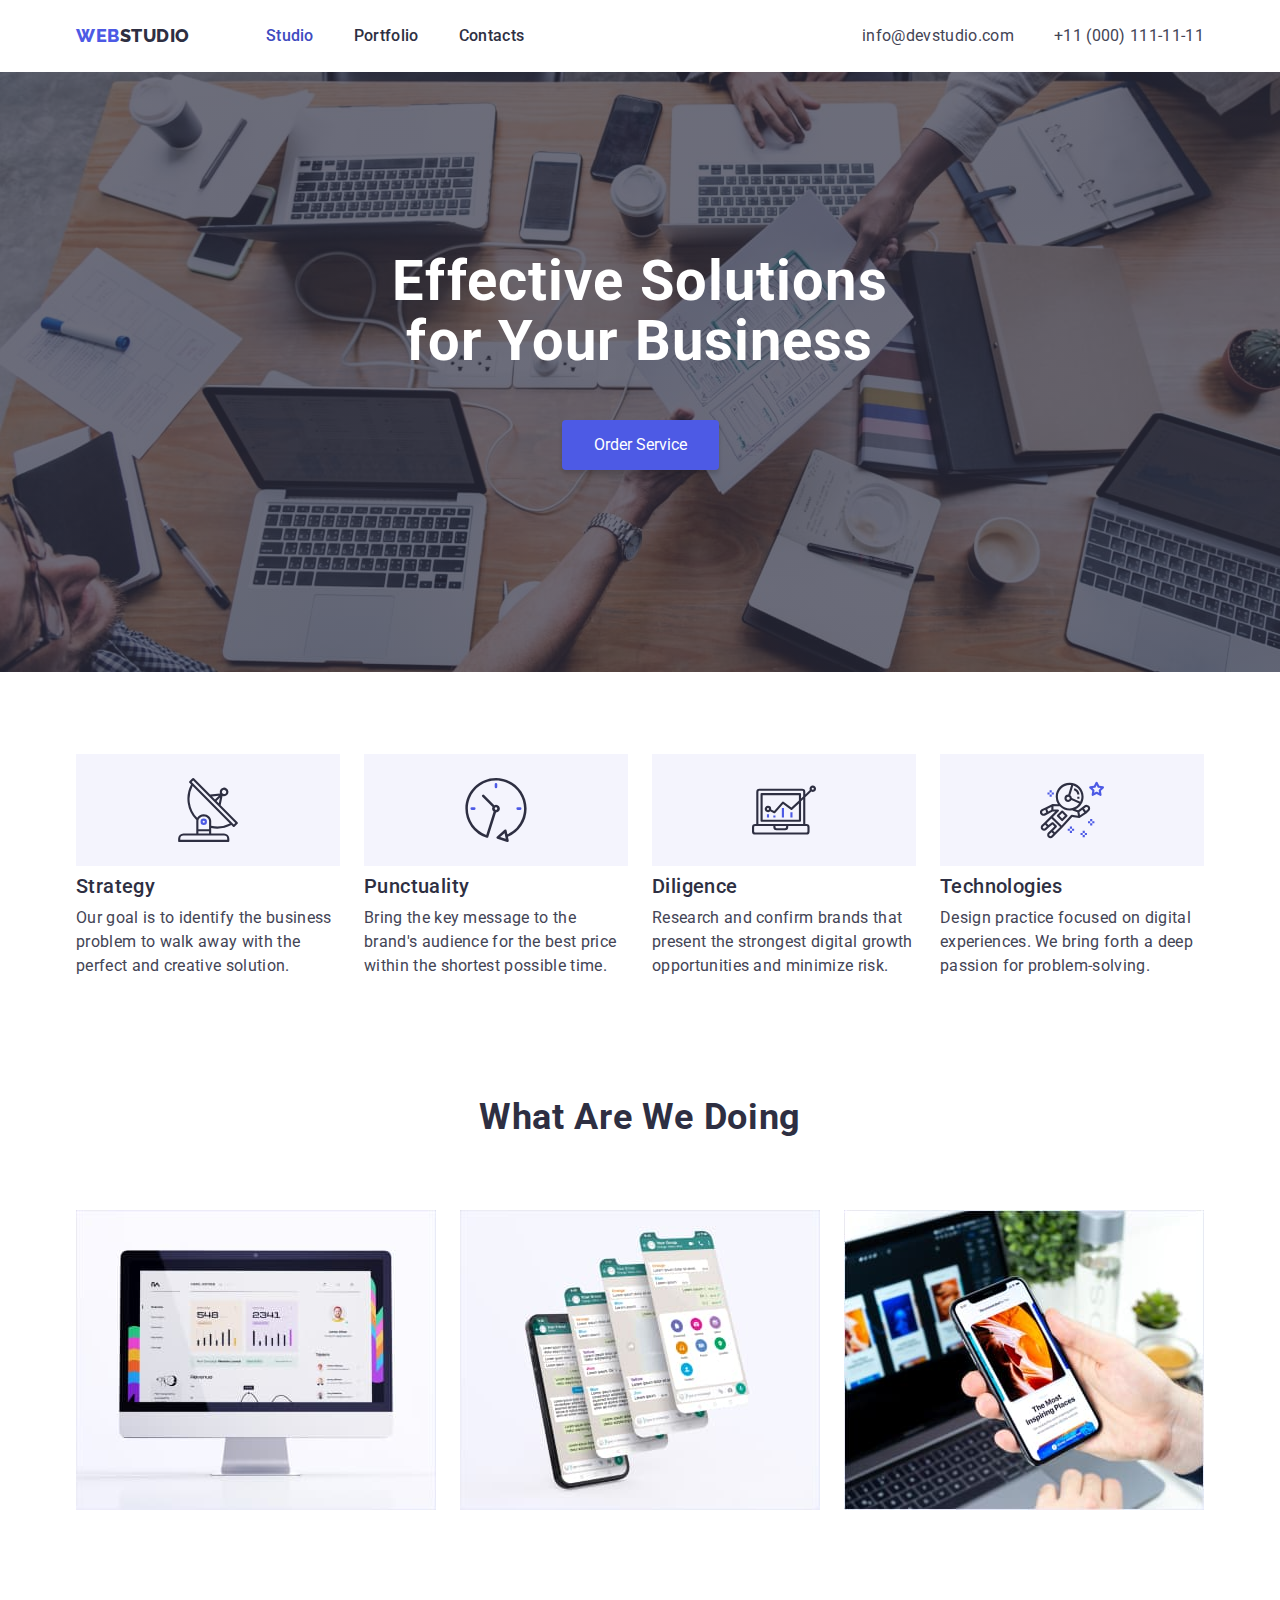
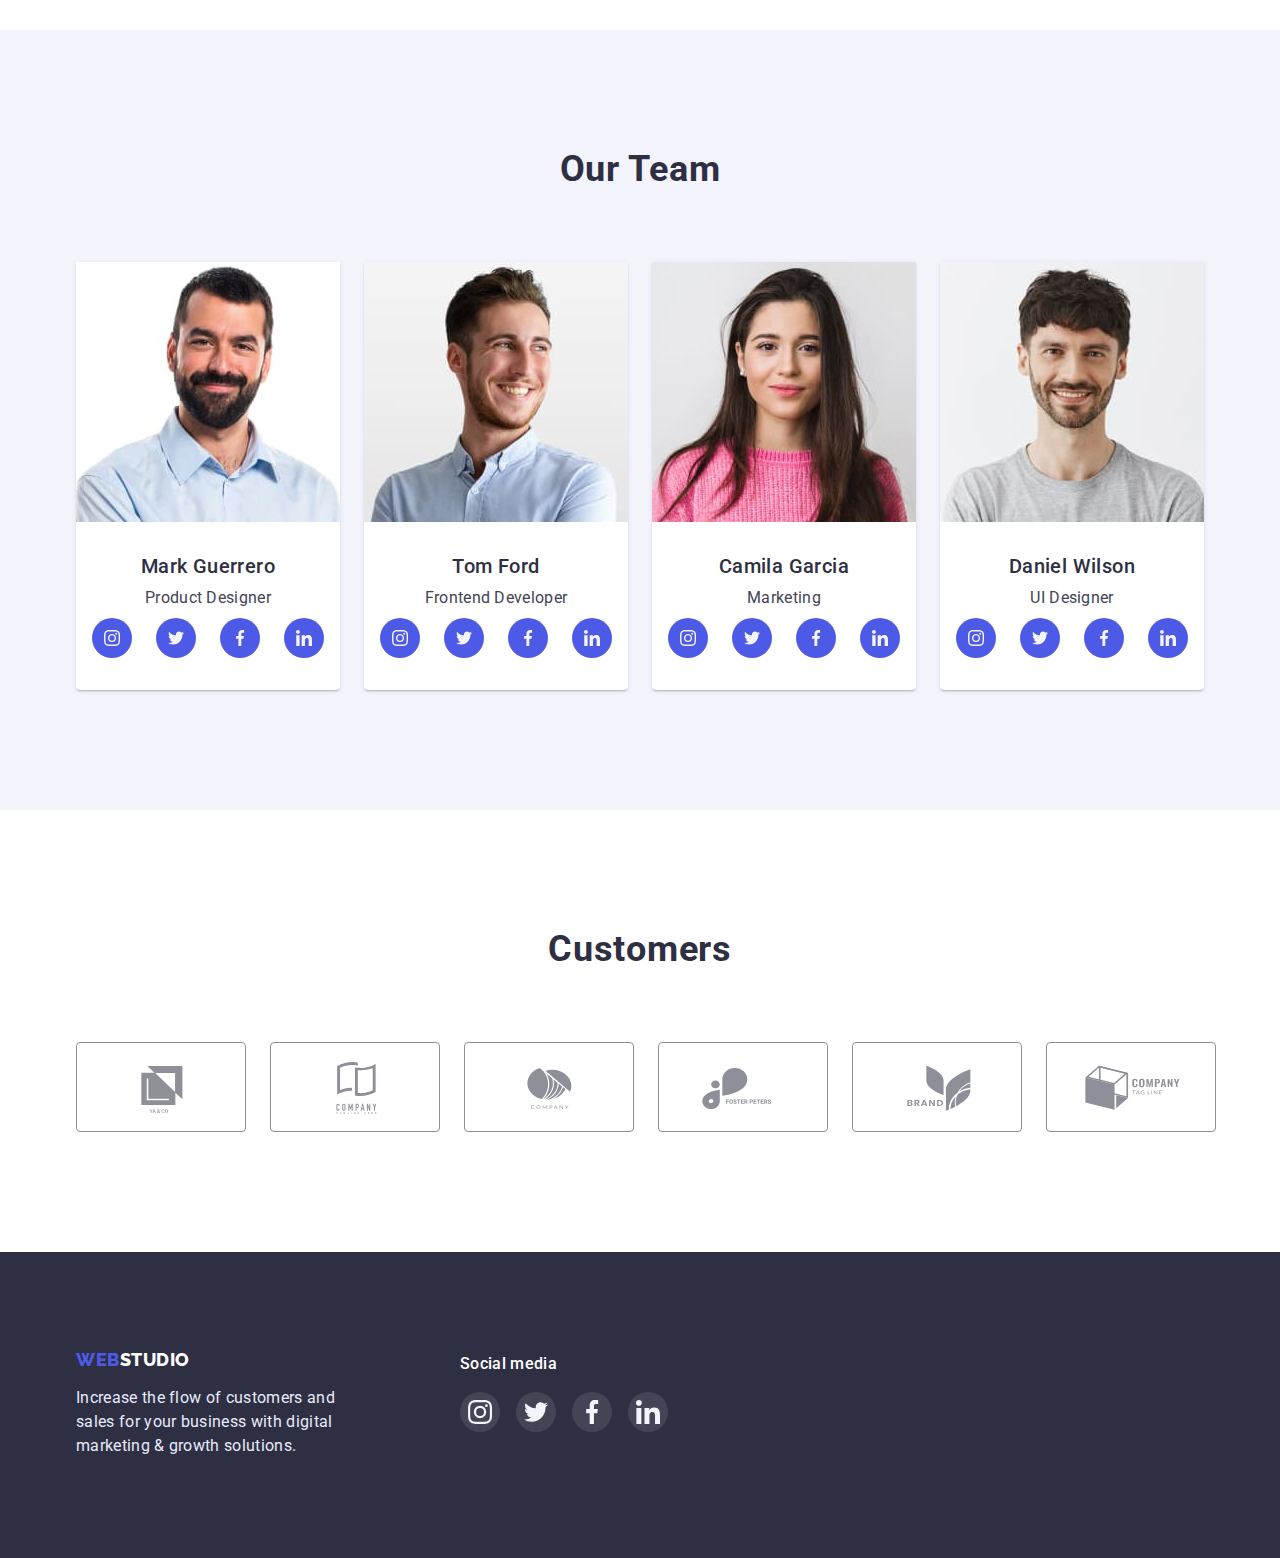
<file: index.html>
<!DOCTYPE html>
<html lang="en">
<head>
    <meta charset="UTF-8">
    <meta http-equiv="X-UA-Compatible" content="IE=edge">
    <meta name="viewport" content="width=device-width, initial-scale=1.0">
    <title>WebStudio</title>
    <link rel="preconnect" href="https://fonts.googleapis.com">
    <link rel="preconnect" href="https://fonts.gstatic.com" crossorigin>
    <link href="https://fonts.googleapis.com/css2?family=Raleway:wght@800&family=Roboto:wght@400;500;700;900&display=swap"
          rel="stylesheet">
    <link rel="stylesheet" href="https://cdnjs.cloudflare.com/ajax/libs/modern-normalize/0.7.0/modern-normalize.min.css">
    <link rel="stylesheet" href="./css/style.css">
</head>
<body>
 <header>
    <div class="container nav-header">
        <nav class="nav">
            <a class="logo" href="./index.html">WEB<span class="logo-span">STUDIO</span></a>
            <ul class="list nav-list">
                <li class="item">
                    <a class="nav-link current" href="./index.html">Studio</a>
                </li>
                <li class="item">
                    <a class="nav-link" href="./portfolio.html">Portfolio</a>
                </li>
                <li class="item">
                    <a class="nav-link" href="#">Contacts</a>
                </li>
            </ul>
        </nav>
        <address class="address">
            <ul class="list address-list">
                <li class="item">
                    <a class="mail-tell" href="mailto:info@devstudio.com">info@devstudio.com</a>
                </li>
                <li class="item">
                    <a class="mail-tell" href="tel:+110001111111">+11 (000) 111-11-11
                    </a>
                </li>
            </ul>
        </address>
    </div>
 </header>
 <main>
        <section class="hero">
            <div class="container-hero">
                <h1 class="hero-title">Effective Solutions <br> for Your Business</h1>
                <button class="button" type="button">Order Service</button>
            </div>
        </section>
    
    <!-- наши переваги -->
    <section class="our-advantages">
      <div class="container">
        <h2 class="section-title hidden">Our advantages</h2>
        <ul class="content list">
            <li class="item">
                <span class="advantages-span">
                    <svg class="advantages-icon">
                        <use href="./images/icons.svg#icon-antenna"></use>
                    </svg>
                </span>
                <h3 class="advantages-title">Strategy</h3>
                <p class="advantages-text">Our goal is to identify the business
                    problem to walk away with the perfect and creative solution.</p>
            </li>
            <li class="item">
                <span class="advantages-span">
                    <svg class="advantages-icon">
                        <use href="./images/icons.svg#icon-clock"></use>
                    </svg>
                </span>
                <h3 class="advantages-title">Punctuality</h3>
                <p class="advantages-text">Bring the key message to the brand's audience for the best price within the shortest
                    possible time.</p>
            </li>
            <li class="item">
                <span class="advantages-span">
                    <svg class="advantages-icon">
                        <use href="./images/icons.svg#icon-diagram"></use>
                    </svg>
                </span>
                <h3 class="advantages-title">Diligence</h3>
                <p class="advantages-text">Research and confirm brands that present the strongest digital growth opportunities
                    and minimize risk.</p>
            </li>
            <li class="item">
                <span class="advantages-span">
                    <svg class="advantages-icon">
                        <use href="./images/icons.svg#icon-astronaut"></use>
                    </svg>
                </span>
                <h3 class="advantages-title">Technologies</h3>
                <p class="advantages-text">Design practice focused on digital experiences. We bring forth a deep passion for
                    problem-solving.</p>
            </li>
        </ul>
      </div>
    </section>
    <!-- що ми будемо робити -->
    <section class="section">
      <div class="container">
        <h2 class="section-title">What are we doing</h2>
        <ul class="content-work list">
            <li class="item">
                <img src="./images/screen.jpg" alt="ekran with technolgias" width="360">
            </li>
            <li class="item">
                <img src="./images/smartphone.jpg" alt="phone with technolgias" width="360">
            </li>
            <li class="item">
                <img src="./images/Laptop.jpg" alt="laptop and phone" width="360">
            </li>
        </ul>
      </div>
    </section>
    <!-- наша команда -->
    <section class="section our-team">
        <div class="container">
            <h2 class="section-title">Our Team</h2>
            <ul class="content-team list">
                <li class="item">
                    <img src="./images/mark.jpg" alt="bearded man" width="264">
                    <div class="box-team">
                        <h3 class="name-team">Mark Guerrero</h3>
                        <p class="post-team">Product Designer</p>
                        <ul class="list list-icon">
                            <li class="item">
                                <a class="team-social" href="#">
                                    <svg class="link-icon">
                                        <use href="./images/icons.svg#icon-instagram"></use>
                                    </svg>
                                </a>
                            </li>
                            <li class="item">
                                <a class="team-social" href="#">
                                    <svg class="link-icon">
                                        <use href="./images/icons.svg#icon-twitter"></use>
                                    </svg>
                                </a>
                            </li>
                            <li class="item">
                                <a class="team-social" href="#">
                                    <svg class="link-icon">
                                        <use href="./images/icons.svg#icon-facebook"></use>
                                    </svg>
                                </a>
                            </li>
                            <li class="item">
                                <a class="team-social" href="#">
                                    <svg class="link-icon">
                                        <use href="./images/icons.svg#icon-linkedin"></use>
                                    </svg>
                                </a>
                            </li>
                        </ul>
                    </div>
                 
                </li>
                <li class="item">
                    <img src="./images/tom.jpg" alt="jolly brunette" width="264">
                    <div class="box-team">
                        <h3 class="name-team">Tom Ford</h3>
                        <p class="post-team">Frontend Developer</p>
                        <ul class="list list-icon">
                            <li class="item">
                                <a class="team-social" href="#">
                                    <svg class="link-icon">
                                        <use href="./images/icons.svg#icon-instagram"></use>
                                    </svg>
                                </a>
                            </li>
                            <li class="item">
                                <a class="team-social" href="#">
                                    <svg class="link-icon">
                                        <use href="./images/icons.svg#icon-twitter"></use>
                                    </svg>
                                </a>
                            </li>
                            <li class="item">
                                <a class="team-social" href="#">
                                    <svg class="link-icon">
                                        <use href="./images/icons.svg#icon-facebook"></use>
                                    </svg>
                                </a>
                            </li>
                            <li class="item">
                                <a class="team-social" href="#">
                                    <svg class="link-icon">
                                        <use href="./images/icons.svg#icon-linkedin"></use>
                                    </svg>
                                </a>
                            </li>
                        </ul>
                    </div>
                   
                </li>
                <li class="item">
                    <img src="./images/camila.jpg" alt="long-haired brunette" width="264">
                   <div class="box-team">
                        <h3 class="name-team">Camila Garcia</h3>
                        <p class="post-team">Marketing</p>
                        <ul class="list list-icon">
                            <li class="item">
                                <a class="team-social" href="#">
                                    <svg class="link-icon">
                                        <use href="./images/icons.svg#icon-instagram"></use>
                                    </svg>
                                </a>
                            </li>
                            <li class="item">
                                <a class="team-social" href="#">
                                    <svg class="link-icon">
                                        <use href="./images/icons.svg#icon-twitter"></use>
                                    </svg>
                                </a>
                            </li>
                            <li class="item">
                                <a class="team-social" href="#">
                                    <svg class="link-icon">
                                        <use href="./images/icons.svg#icon-facebook"></use>
                                    </svg>
                                </a>
                            </li>
                            <li class="item">
                                <a class="team-social" href="#">
                                    <svg class="link-icon">
                                        <use href="./images/icons.svg#icon-linkedin"></use>
                                    </svg>
                                </a>
                            </li>
                        </ul>
                   </div>
                   
                </li>
                <li class="item">
                    <img src="./images/daniel.jpg" alt="merry bearded man" width="264">
                    <div class="box-team">
                        <h3 class="name-team">Daniel Wilson</h3>
                        <p class="post-team">UI Designer</p>                   
                        <ul class="list list-icon">
                            <li class="item">
                                <a class="team-social" href="#">
                                    <svg class="link-icon">
                                        <use href="./images/icons.svg#icon-instagram"></use>
                                    </svg>
                                </a>
                            </li>
                            <li class="item">
                                <a class="team-social" href="#">
                                    <svg class="link-icon">
                                        <use href="./images/icons.svg#icon-twitter"></use>
                                    </svg>
                                </a>
                            </li>
                            <li class="item">
                                <a class="team-social" href="#">
                                    <svg class="link-icon">
                                        <use href="./images/icons.svg#icon-facebook"></use>
                                    </svg>
                                </a>
                            </li>
                            <li class="item">
                                <a class="team-social" href="#">
                                    <svg class="link-icon">
                                        <use href="./images/icons.svg#icon-linkedin"></use>
                                    </svg>
                                </a>
                            </li>
                        </ul>
                    </div>
                </li>
            </ul>
        </div>
    </section>
    <!-- -------------партнери------------ -->
    <section class="section">
        <div class="container">
            <h2 class="section-title">Customers</h2>
            <ul class="list list-customers">
                <li  class="item">        
                    <a href="" class="link link-customers">
                    <svg class="icon">
                        <use href="./images/icons.svg#icon-Logo"></use>
                    </svg>
                    </a>
                </li>
                <li  class="item">        
                    <a href="" class="link link-customers">
                    <svg class="icon">
                        <use href="./images/icons.svg#icon-Logo-1"></use>
                    </svg>
                    </a>
                </li>
                <li class="item">        
                    <a href="" class="link link-customers">
                    <svg class="icon">
                        <use href="./images/icons.svg#icon-Logo-2"></use>
                    </svg>
                    </a>
                </li>
                <li  class="item">        
                    <a href="" class="link link-customers">
                    <svg class="icon">
                        <use href="./images/icons.svg#icon-Logo-3"></use>
                    </svg>
                    </a>
                </li>
                <li  class="item">        
                    <a href="" class="link link-customers">
                    <svg class="icon">
                        <use href="./images/icons.svg#icon-Logo-4"></use>
                    </svg>
                    </a>
                </li>
                <li  class="item">        
                    <a href="" class="link link-customers">
                    <svg class="icon" >
                        <use href="./images/icons.svg#icon-Logo-5"></use>
                    </svg>
                    </a>
                </li>
                
            </ul>
        </div>
    </section>
 </main>
 <footer class="footer">
    <div class="container-footer">
        <div class="container-logo-text">
        <a class="logo footer-link" href="./index.html">WEB<span class="logo-footer">STUDIO</span></a>
        <p class="footer-text">Increase the flow of customers and sales for your business with digital marketing & growth
            solutions.</p>
        </div>
            <div class="container-social">
        <b class="social">Social media</b>
        <ul class="list footer-icon">
            <li class="item">
                <a class="social-link" href="#"  
                target="_blank"
                rel="noopener noreferrer"
                aria-label="instagram">
                    <svg class="social-icon">
                        <use href="./images/icons.svg#icon-instagram"></use>
                    </svg>
                </a>
            </li>
            <li class="item">
                <a class="social-link" href="#"
                target="_blank"
                rel="noopener noreferrer"
                aria-label="twitter">
                    <svg class="social-icon">
                        <use href="./images/icons.svg#icon-twitter"></use>
                    </svg>
                </a>
            </li>
            <li class="item">
                <a class="social-link" href="#"
                target="_blank"
                rel="noopener noreferrer"
                aria-label="fecebook">
                    <svg class="social-icon">
                        <use href="./images/icons.svg#icon-facebook"></use>
                    </svg>
                </a>
            </li>
            <li class="item">
                <a class="social-link" href="#"
                 target="_blank"
                rel="noopener noreferrer"
                aria-label="linkedin">
                    <svg class="social-icon">
                        <use href="./images/icons.svg#icon-linkedin"></use>
                    </svg>
                </a>
            </li>
        </ul>
        </div>
    </div>
 </footer>
</body>
</html>
</file>
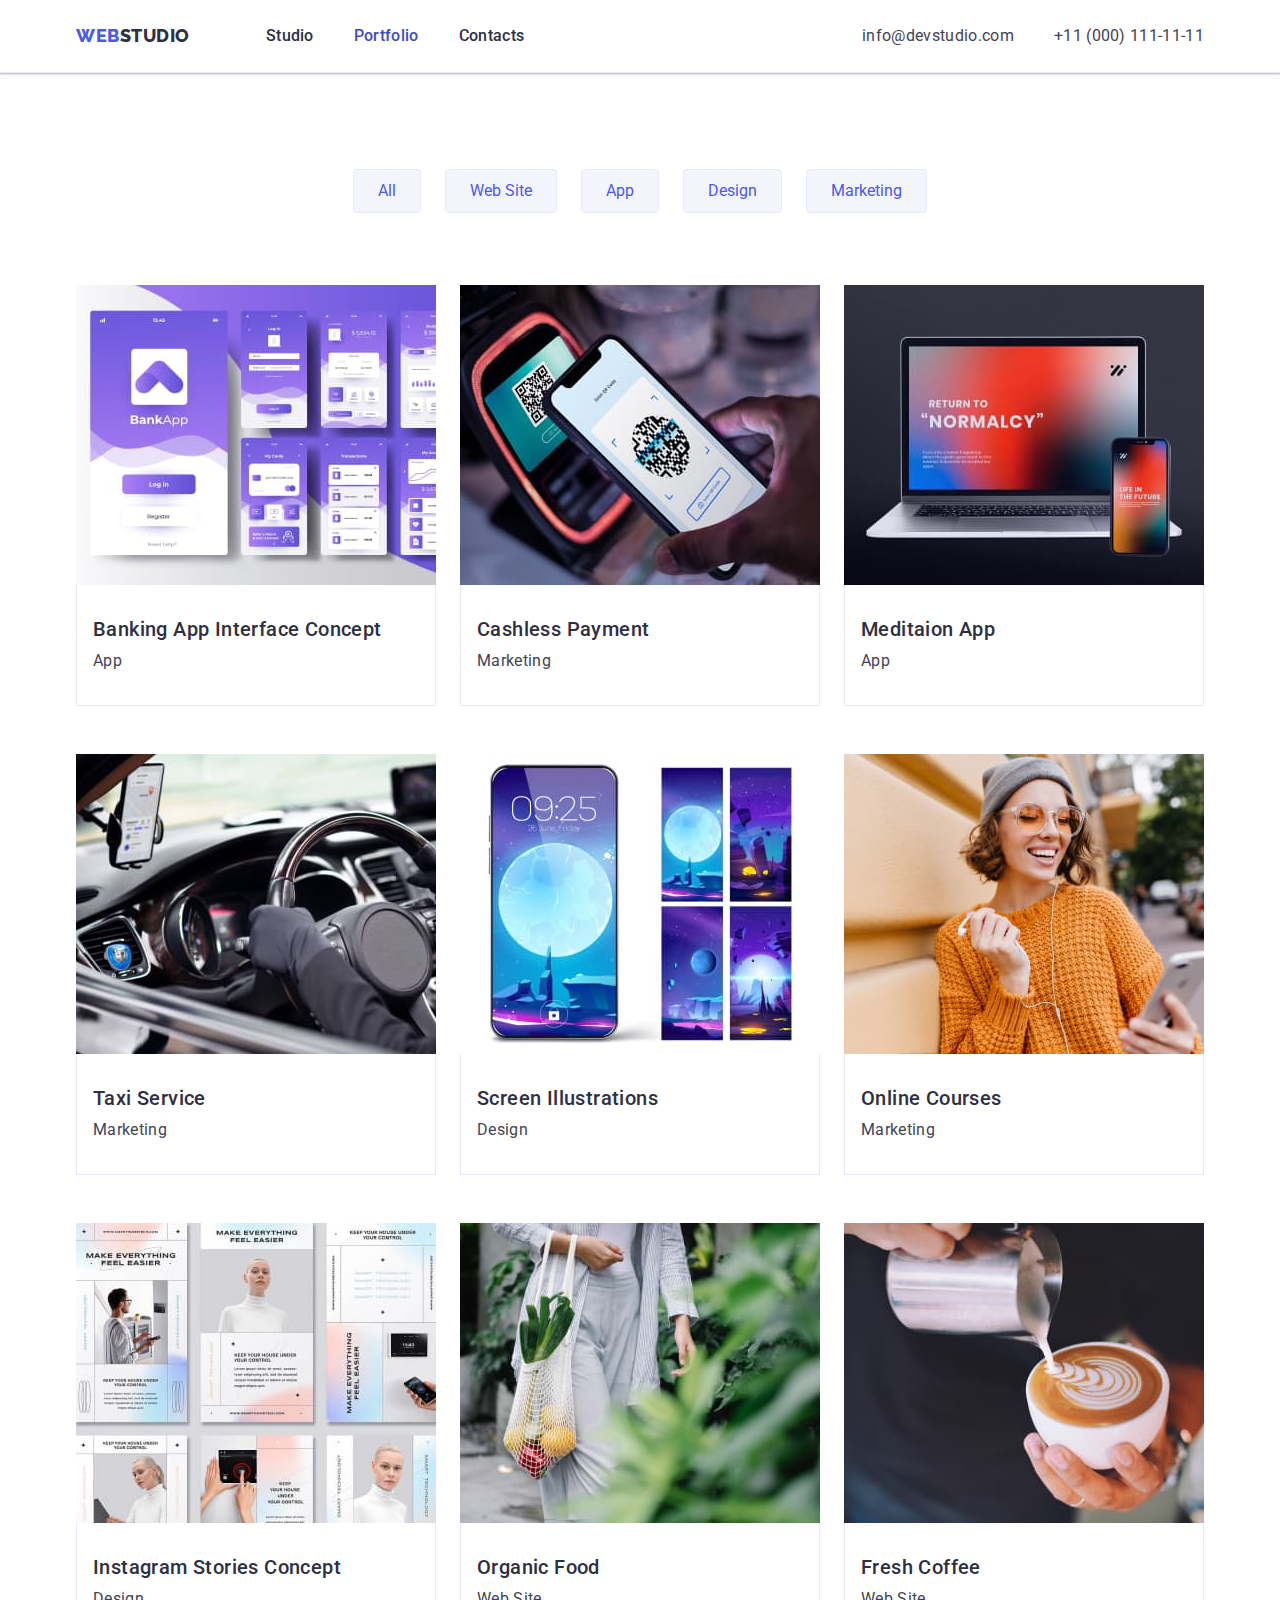
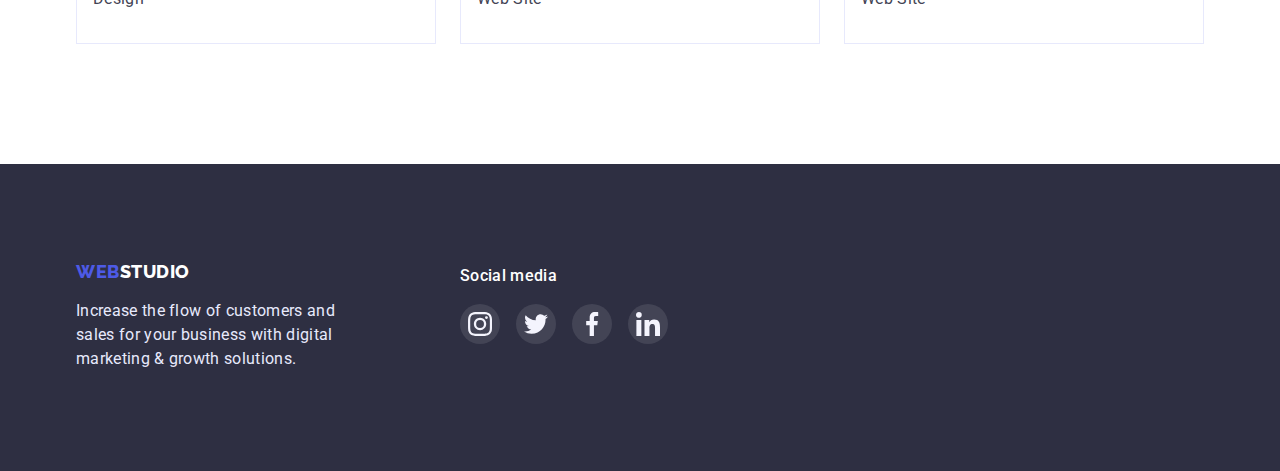
<file: portfolio.html>
<!DOCTYPE html>
<html lang="en">
<head>
    <meta charset="UTF-8">
    <meta http-equiv="X-UA-Compatible" content="IE=edge">
    <meta name="viewport" content="width=device-width, initial-scale=1.0">
    <title>Document</title>
    <link rel="preconnect" href="https://fonts.googleapis.com">
    <link rel="preconnect" href="https://fonts.gstatic.com" crossorigin>
    <link href="https://fonts.googleapis.com/css2?family=Raleway:wght@800&family=Roboto:wght@400;500;700;900&display=swap"
        rel="stylesheet">
    <link rel="stylesheet" href="https://cdnjs.cloudflare.com/ajax/libs/modern-normalize/0.7.0/modern-normalize.min.css">
    <link rel="stylesheet" href="./css/style.css">
</head>
<body>
    <header class="header">
    <div class="container nav-header">
        <nav class="nav">
            <a class="logo" href="./index.html">WEB<span class="logo-span">STUDIO</span></a>
            <ul class="list nav-list">
                <li class="item">
                    <a class="nav-link " href="./index.html">Studio</a>
                </li>
                <li class="item">
                    <a class="nav-link current" href="./portfolio.html">Portfolio</a>
                </li>
                <li class="item">
                    <a class="nav-link" href="">Contacts</a>
                </li>
            </ul>
        </nav>
        <address class="address">
            <ul class="list address-list">
                <li class="item">
                    <a class="mail-tell" href="mailto:info@devstudio.com">info@devstudio.com</a>
                </li>
                <li class="item">
                    <a class="mail-tell" href="tel:+110001111111">+11 (000) 111-11-11
                    </a>
                </li>
            </ul>
        </address>
    </div>
    </header>
    <main>
        <section class="porfolio-section">
           <div class="porfolio-box">
            <h1 class="hidden">Portfolio</h1>
            <ul class="list button-container">
                <li class="item">
                    <button class="porfolio-button" type="button">All</button>
                </li>
                <li class="item">
                    <button class="porfolio-button" type="button">Web Site</button>
                </li>
                <li class="item">
                    <button class="porfolio-button" type="button">App</button>
                </li>
                <li class="item">
                    <button class="porfolio-button" type="button">Design</button>
                </li>
                <li class="item">
                    <button class="porfolio-button" type="button">Marketing</button>
                </li>
            
            </ul>
            
            <ul class="list portfolio-container">
                <li class="portfolio-list">
                    <a class="portfolio-link" href="#">
                        <img src="./images/skren.jpg" alt="Bank program" width="360">
                        <div class="portfolio-border">
                            <h2 class="portfolio-title">Banking App Interface Concept</h2>
                            <p class="portfolio-text">App</p>
                        </div>
                        <p class="hidden">14 Stylish and User-Friendly App Design Concepts ·
                            Task Manager App · Calorie Tracker App · Exotic Fruit Ecommerce App ·
                            Cloud Storage App</p>
                    </a>
                </li>
                <li class="portfolio-list">
                    <a class="portfolio-link" href="#">
                        <img src="./images/skaner.jpg" alt="QR code scanning" width="360">
                        <div class="portfolio-border">
                            <h2 class="portfolio-title">Cashless Payment</h2>
                            <p class="portfolio-text">Marketing</p>
                        </div>
                        <p class="hidden">14 Stylish and User-Friendly App Design Concepts ·
                            Task Manager App · Calorie Tracker App · Exotic Fruit Ecommerce App ·
                            Cloud Storage App</p>
                    </a>
                </li>
                <li class="portfolio-list">
                    <a class="portfolio-link" href="#">
                        <img src="./images/computer.jpg" alt="laptop with a smartphone" width="360">
                        <div class="portfolio-border">
                            <h2 class="portfolio-title">Meditaion App</h2>
                            <p class="portfolio-text">App</p>
                        </div>
                        <p class="hidden">14 Stylish and User-Friendly App Design Concepts ·
                            Task Manager App · Calorie Tracker App · Exotic Fruit Ecommerce App ·
                            Cloud Storage App</p>
                    </a>
                </li>
                <li class="portfolio-list">
                    <a class="portfolio-link" href="#">
                        <img src="./images/taxi.jpg" alt="Auto taxi driver" width="360">
                        <div class="portfolio-border">
                            <h2 class="portfolio-title">Taxi Service</h2>
                            <p class="portfolio-text">Marketing</p>
                        </div>
                        <p class="hidden">14 Stylish and User-Friendly App Design Concepts ·
                            Task Manager App · Calorie Tracker App · Exotic Fruit Ecommerce App ·
                            Cloud Storage App</p>
                    </a>
                </li>
                <li class="portfolio-list">
                    <a class="portfolio-link"" href="#">
                                                    <img src=" ./images/phone.jpg" alt="smartphone" width="360">
                        <div class="portfolio-border">
                            <h2 class="portfolio-title">Screen Illustrations</h2>
                            <p class="portfolio-text">Design</p>
                        </div>
                        <p class="hidden">14 Stylish and User-Friendly App Design Concepts ·
                            Task Manager App · Calorie Tracker App · Exotic Fruit Ecommerce App ·
                            Cloud Storage App</p>
                    </a>
                </li>
                <li class="portfolio-list">
                    <a class="portfolio-link" href="#">
                        <img src="./images/girl.jpg" alt="funny girl" width="360">
                        <div class="portfolio-border">
                            <h2 class="portfolio-title">Online Courses</h2>
                            <p class="portfolio-text">Marketing</p>
                        </div>
                        <p class="hidden">14 Stylish and User-Friendly App Design Concepts ·
                            Task Manager App · Calorie Tracker App · Exotic Fruit Ecommerce App ·
                            Cloud Storage App</p>
                    </a>
                </li>
                <li class="portfolio-list">
                    <a class="portfolio-link" href="#">
                        <img src="./images/technologies.jpg" alt="Fashion and technology" width="360">
                        <div class="portfolio-border">
                            <h2 class="portfolio-title">Instagram Stories Concept</h2>
                            <p class="portfolio-text">Design</p>
                        </div>
                        <p class="hidden">14 Stylish and User-Friendly App Design Concepts ·
                            Task Manager App · Calorie Tracker App · Exotic Fruit Ecommerce App ·
                            Cloud Storage App</p>
                    </a>
                </li>
                <li class="portfolio-list">
                    <a class="portfolio-link" href="#">
                        <img src="./images/purchases.jpg" alt="woman with shopping" width="360">
                        <div class="portfolio-border">
                            <h2 class="portfolio-title">Organic Food</h2>
                            <p class="portfolio-text">Web Site</p>
                        </div>
                        <p class="hidden">14 Stylish and User-Friendly App Design Concepts ·
                            Task Manager App · Calorie Tracker App · Exotic Fruit Ecommerce App ·
                            Cloud Storage App</p>
                    </a>
                </li>
                <li class="portfolio-list">
                    <a class="portfolio-link" href="#">
                        <img src="./images/kapuchino.jpg" alt="Bartender makes cappuccino" width="360">
                        <div class="portfolio-border">
                            <h2 class="portfolio-title">Fresh Coffee</h2>
                            <p class="portfolio-text">Web Site</p>
                        </div>
                        <p class="hidden">14 Stylish and User-Friendly App Design Concepts ·
                            Task Manager App · Calorie Tracker App · Exotic Fruit Ecommerce App ·
                            Cloud Storage App</p>
                    </a>
                </li>
            </ul>
           </div>
        </section>
    </main>
<footer class="footer">
    <div class="container-footer">
        <div class="container-logo-text">
            <a class="logo footer-link" href="./index.html">WEB<span class="logo-footer">STUDIO</span></a>
            <p class="footer-text">Increase the flow of customers and sales for your business with digital marketing &
                growth
                solutions.</p>
        </div>
        <div class="container-social">
            <b class="social">Social media</b>
            <ul class="list footer-icon">
                <li class="item"><a class="social-link" href="">
                        <svg class="social-icon">
                            <use href="./images/icons.svg#icon-instagram"></use>
                        </svg>
                    </a></li>
                <li class="item"><a class="social-link" href="">
                        <svg class="social-icon">
                            <use href="./images/icons.svg#icon-twitter"></use>
                        </svg>
                    </a></li>
                <li class="item"><a class="social-link" href="">
                        <svg class="social-icon">
                            <use href="./images/icons.svg#icon-facebook"></use>
                        </svg>
                    </a></li>
                <li class="item">
                    <a class="social-link" href="">
                        <svg class="social-icon">
                            <use href="./images/icons.svg#icon-linkedin"></use>
                        </svg>
                    </a>
                </li>
            </ul>
        </div>
    </div>
</footer>
</body>
</html>
</file>
<file: css/style.css>
:root {
   --primary-text-color:#2E2F42;
   --secondbery-text-color:#434455;
   --brend-color:#4D5AE5;
   --white-color: #FFFFFF;
   --primery-bg-color:#2E2F42;
   --secondbery-bg-color:#F4F4FD;
   --footer-text-color:#E7E9FC;
   --hover-active-color:#404BBF;
   --hover-card-color:#F4F4FD;
   --social-bg-color:#31D0AA;
   --icon-bg-color:#8E8F99;
}
body {
    font-family: "Roboto", sans-serif;
    background-color: var(--white-color);
    color: var(--primary-text-color);
    font-size: 16px;
}
.section {
    padding-top: 120px;
    padding-bottom: 120px;
}
.list {
    padding-left: 0;
    list-style: none;
    margin-top: 0;
    margin-bottom: 0;
}
.container {
    margin-right: auto;
    margin-left: auto;
    width: 1158px;
    padding-left: 15px;
    padding-right: 15px;
    
}
.hidden {
    position: absolute;
    width: 1px;
    height: 1px;
    margin: -1px;
    border: 0;
    padding: 0;
    white-space: nowrap;
    clip-path: inset(100%);
    clip: rect(0 0 0 0);
    overflow: hidden;
}
img {
    display: block;
    max-width: 100%;
    height: auto;
}
/* шапка сайту */
.header {
    border-bottom: 1px solid #E7E9FC;
    box-shadow: 0px 2px 1px rgba(46, 47, 66, 0.08), 0px 1px 1px rgba(46, 47, 66, 0.16), 0px 1px 6px rgba(46, 47, 66, 0.08);
}

.nav-header {
    align-items: center;
    display: flex;
}
.nav {
    align-items: center;
    display: flex;
}
.logo {
    font-family:"Raleway", sans-serif;
    color:var(--brend-color);
    font-weight: 800;
    font-size: 18px;
    line-height: 1.33px;
    letter-spacing: 0.03em;
    text-decoration: none;
   
}

.logo-span {
color:var(--primary-text-color);
}

.nav-list {
    margin-left: 76px;
    display: flex;
}
.nav-list .item + .item {
    margin-left: 40px;
}

.nav-link {
    display: block;
    padding-top: 24px;
    padding-bottom: 24px;

    text-decoration: none;
    color: var(--primary-text-color) ;
    font-weight: 500;
    line-height: 1.5;
    letter-spacing: 0.02em;
}
.nav-link:hover,
.nav-link:focus {

    color: var(--hover-active-color);
}

.nav-link.current {
color: var(--hover-active-color);
}
.address {
    margin-left: auto;
}

.address-list {
    display: flex;
}
.address-list .item + .item {
    margin-left: 40px;
}

.mail-tell {
    font-style: normal;
    color: var(--secondbery-text-color);
    line-height: 1.5;
    letter-spacing: 0.02em;
    text-decoration: none;
}
.mail-tell:hover,
.mail-tell:focus {
    color: var(--hover-active-color);
}

/* герой сайту */
.hero {
    margin-left: auto;
    margin-right: auto;
    max-width: 1440px;
    height: 600px;
    background-image: linear-gradient(
         to right,
        rgba(46, 47, 66, 0.7),
        rgba(46, 47, 66, 0.7)
    ),
    url(../images/people-office.jpg);
    
    

    padding-top: 180px;
    padding-bottom: 196px;

    text-align: center;
    background-color: var(--primery-bg-color);
}
.container-hero {

}
.hero-title {
    margin-top: 0;
    margin-bottom: 48px;

    color: var(--white-color);
    font-weight: 700;
    font-size: 56px;
    line-height: 1.07;
   
    letter-spacing: 0.02em;
}
.button {
    padding: 16px 32px;
    border-radius: 4px;
    border: 0;

    font-family: inherit;
    cursor: pointer;
    background-color: var(--brend-color);
    color: var(--white-color);
    box-shadow: 0px 4px 4px rgba(0, 0, 0, 0.15);
}
.button:hover,
.button:focus {
    box-shadow: 0px 4px 4px rgba(0, 0, 0, 0.15);
    background-color: var(--hover-active-color);
}
/* наши переваги */
.our-advantages {
    padding-top: 82px;
}
.content {
    display: flex;
}
.content>.item {
    width: 264px;
    margin-right: 24px;
}

.content>.item:last-child {
    margin-right: 0;
}

.advantages-span {
    display: block;
    padding: 24px 100px;
    height: 112px;
    display: block;
    background-color: var(--hover-card-color);
}
.advantages-icon {
    width: 64px;
    height: 64px;
}

/* .advantages-item::before {
    content: "";
    display:block;
    height: 112px;
    background-color: var(--hover-card-color);
    background-repeat:no-repeat;
    background-size: 64px, 64px;
    background-position: center;
}
.icon-antenna::before {
    background-image: url(../images/antenna.svg);
}
.icon-clock::before {
    background-image: url(../images/clock.svg);
}
.icon-diagram::before {
    background-image: url(../images/diagram.svg);
}
.icon-astronaut::before {
    background-image: url(../images/astronaut.svg);
} */

.advantages-title {

    margin-bottom: 8px;
    margin-top: 8px;
      
    font-weight: 500;
    font-size: 20px;
    line-height: 1.2;
    letter-spacing: 0.02em;
}

.advantages-text {
    margin-top: 0;
    margin-bottom: 0;

    color: var(--secondbery-text-color);
    line-height: 1.5;
    letter-spacing: 0.02em;
}
/* Що ми будемо робити  */
.content-work {  
    display: flex;
}
.content-work>.item {
margin-right: 24px;
}
.content-work > .item:last-child {
    margin-right: 0;
}

.section-title {
    margin-top: 0;
    margin-bottom: 72px;

    font-weight: 700;
    font-size: 36px;
    line-height: 1.11;
    text-align: center;
    letter-spacing: 0.02em;
    text-transform: capitalize;
}

/* наша команда */
.section.our-team {
   background-color: var(--secondbery-bg-color );
}
.content-team {
    text-align: center;
    display: flex;
}
.content-team>.item {
    margin-right: 24px;
}
.content-team>.item:last-child {
    margin-right: 0;
}
.content-team > .item {
    box-shadow: 0px 1px 6px rgba(46, 47, 66, 0.08),
    0px 1px 1px rgba(46, 47, 66, 0.16), 0px 2px 1px rgba(46, 47, 66, 0.08);
    border-radius: 0px 0px 4px 4px;
  background-color: var(--white-color);
}
.box-team{
    padding: 32px 16px;
}
.name-team {
    margin-bottom: 8px;
    margin-top: 0;
    font-weight: 500;
    font-size: 20px;
    line-height: 1.2;
    letter-spacing: 0.02em;
}
.post-team {
    margin-top: 0;
    margin-bottom: 8px;
    color: var(--secondbery-text-color);
    line-height:1.5;
    letter-spacing: 0.02em;
}

 .list-icon {
    display: flex;
    justify-content: center;
    align-items: center;
 }

.list-icon>.item {
    margin-right:24px ;
}

.list-icon>.item:last-child {
    margin-right: 0;
}
.team-social {
    padding: 12px;
    display: flex;
    width: 40px;
    height: 40px;
    border-radius: 50%;
    background-color: var(--brend-color);
}

.team-social:hover,
.team-social:focus {
    background-color: var(--hover-active-color);
}

.link-icon {
    width: 16px;
    height: 16px;
}
.list-customers {
    display: flex;
}
.list-customers>.item {
    margin-right: 24px;
}
.list-customers>.item:last-child {
    margin-right: 0;
}


.link-customers {
    color: var(--icon-bg-color);
    border: 1px solid var(--icon-bg-color);
    border-radius: 4px;
    display: flex;
    padding: 16px 32px;
    
}
.link-customers:hover,
.link-customers:focus {
    color: var(--hover-active-color);
    border-color: var(--hover-active-color);
}

.icon {
    width: 104px;
    height: 56px;
    fill: currentColor;
    /* fill: var(--icon-bg-color) */
}
/* .icon:hover,
.icon:focus {
    fill: var(--hover-active-color);
} */

/* підвал */
.footer {

    background-color: var(--primery-bg-color);
}
.container-footer {
    display: flex;
    padding-top: 100px;
    padding-bottom: 100px;
    margin-left: auto;
    margin-right: auto;
    width: 1158px;
    padding-left: 15px;
    padding-right: 15px;

}
.container-logo-text {
    margin-right: 120px;
}

.logo-footer {
    color: var(--white-color);
}
.footer-text {
    width: 264px;
    margin-top: 16px;
    margin-bottom: 0;
    

    color: var(--footer-text-color);
    line-height: 1.5;
    letter-spacing: 0.02em;
}
.container-social {

}

.social {
    display:block;
    margin-bottom: 16px;


    font-weight: 500;
    font-size: 16px;
    line-height: 1.5;
    letter-spacing: 0.02em;
    color: var(--white-color);
}

.footer-icon {
    display: flex;
}
.footer-icon > .item {
    margin-right: 16px;
}
.footer-icon>.item:last-child {
    margin-right: 0;
}

.social-link {
    display: flex;
    border-radius: 50%;
    width: 40px;
    height: 40px;
    background-color: var(--secondbery-text-color);
    align-items: center;
    padding: 8px;
}

.social-link:hover,
.social-link:focus {
    background-color: var(--social-bg-color);
}

.social-icon {
    width: 24px;
    height: 24px;
}


/* Портфоліо */
.porfolio-section {
    padding-top: 96px;
}

.nav-link-porfolio:active{
    color: var(--hover-active-color);
}
.button-container {
    display:flex;
    flex-direction: row;
    justify-content: center;
    align-items: center;
    margin-bottom: 72px;

}
.porfolio-button {
    padding: 12px 24px;
    border-radius: 4px;
    border: 1px solid var(--footer-text-color);

    font-family: inherit;
    cursor: pointer;
    color: var(--brend-color);
    background-color: var(--secondbery-bg-color);
}
.button-container .item + .item {
    margin-left: 24px;
}

.porfolio-button:hover,
.porfolio-button:focus {
    border-color: transparent;
    box-shadow: 0px 3px 1px rgba(0, 0, 0, 0.1), 0px 2px 1px rgba(0, 0, 0, 0.08), 0px 2px 2px rgba(0, 0, 0, 0.12);
    color: var(--white-color);
    background-color: var(--hover-active-color);
}
.portfolio-container {
    width: 1158px;
    display: flex;
    flex-wrap: wrap;
    margin-right: auto;
    margin-left: auto;   
    padding-left: 15px;
    padding-right: 15px;
    padding-bottom: 120px;

}
.portfolio-border{
    padding: 32px 16px;
    border: 1px solid var(--footer-text-color);

}
.portfolio-border {
    border-top: 0;
}
.portfolio-list {
    margin-bottom: 48px;
    margin-right: 24px;
    width: 360px;

    
}
.portfolio-list:hover,
.portfolio-list:focus {
box-shadow: 0px 1px 6px rgba(46, 47, 66, 0.08), 0px 1px 1px rgba(46, 47, 66, 0.16), 0px 2px 1px rgba(46, 47, 66, 0.08);
}

.portfolio-list:nth-child(3n + 3){
    margin-right: 0;
}
.portfolio-list:nth-last-child(-n + 3){
    margin-bottom: 0;
}

.portfolio-link {
   
    text-decoration: none;
}
.portfolio-title{
   padding-left: 0;
    margin-top: 0;
    margin-bottom: 8px;

    color: var(--primary-text-color);
    font-weight: 500;
    font-size: 20px;
    line-height: 1.2;
    letter-spacing: 0.02em;
   
}
.portfolio-text {
    padding-left: 0;
    margin-top: 0;
    margin-bottom: 0;


    color: var(--secondbery-text-color);
    line-height: 1.5;
    letter-spacing: 0.02em;
}
</file>
